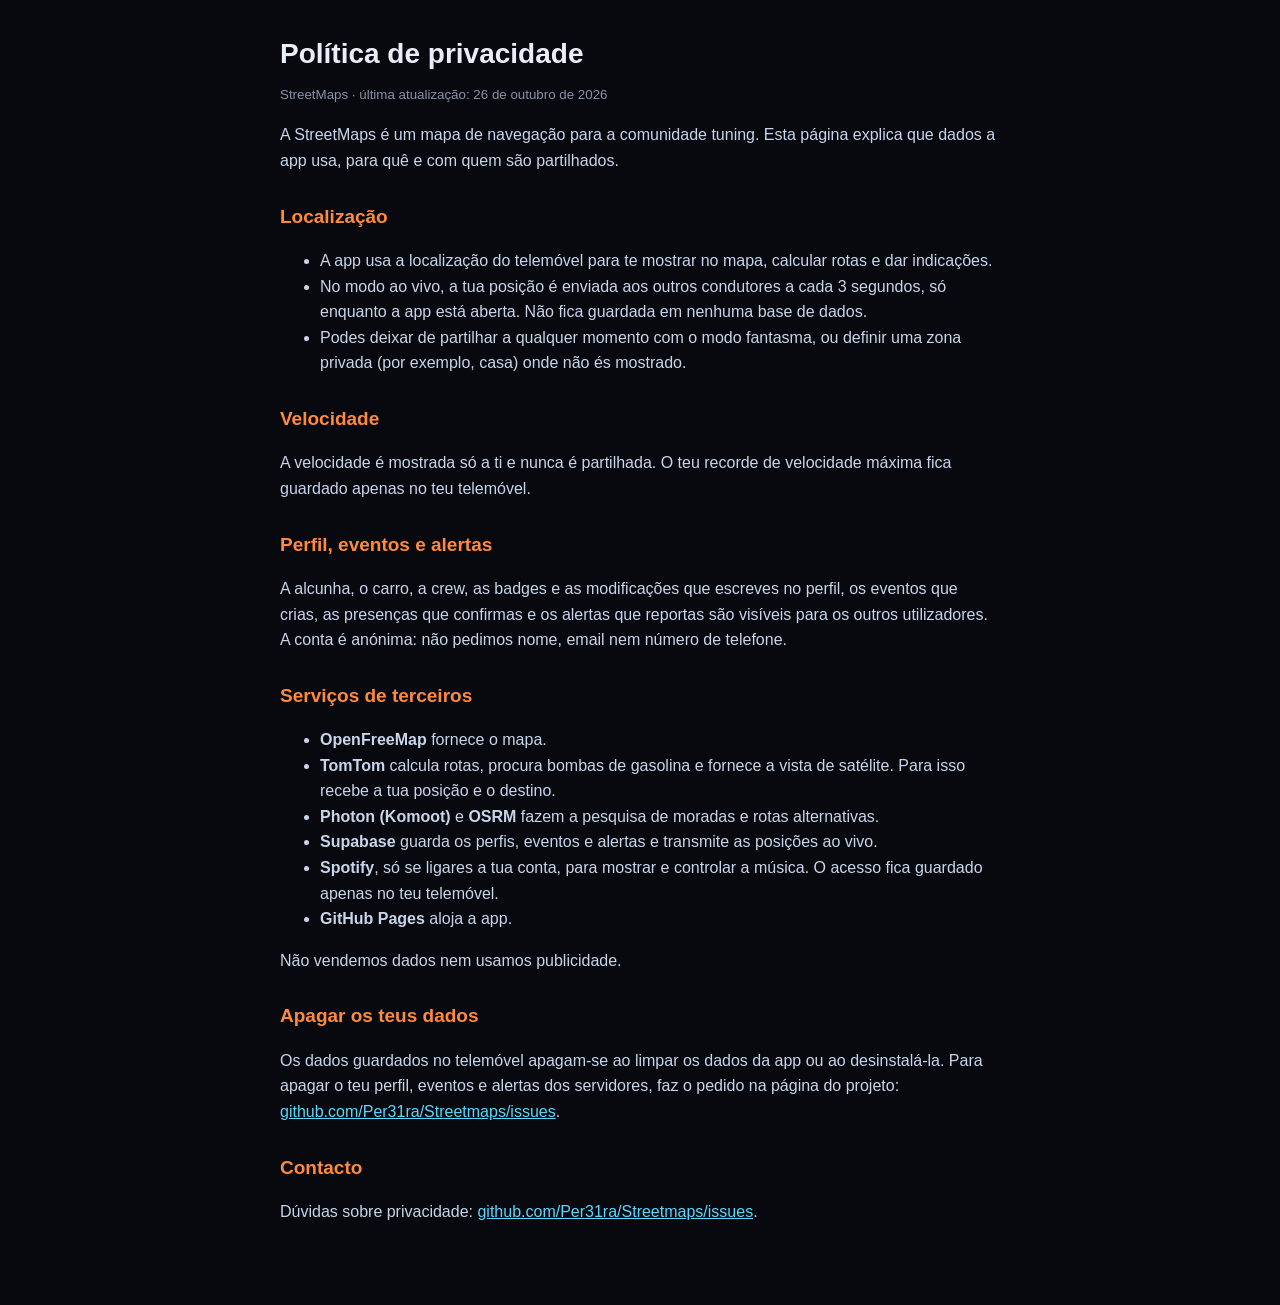
<file: privacidade.html>
<!doctype html>
<html lang="pt-PT">
<head>
<meta charset="utf-8">
<meta name="viewport" content="width=device-width,initial-scale=1">
<title>StreetMaps · Política de privacidade</title>
<link rel="icon" href="icon.svg">
<style>
  :root{color-scheme:dark}
  body{margin:0;background:#07090f;color:#e9eef8;font:16px/1.6 -apple-system,BlinkMacSystemFont,"Segoe UI",Roboto,Arial,sans-serif}
  main{max-width:720px;margin:0 auto;padding:32px 16px 64px}
  h1{font-size:28px;margin:0 0 4px}
  h2{font-size:19px;margin:28px 0 6px;color:#ff8a3d}
  p,li{color:#c9d5ea}
  a{color:#5ad8ff}
  small{color:#8792a8}
</style>
</head>
<body>
<main>
<h1>Política de privacidade</h1>
<small>StreetMaps · última atualização: 26 de outubro de 2026</small>

<p>A StreetMaps é um mapa de navegação para a comunidade tuning. Esta página explica que dados a app usa, para quê e com quem são partilhados.</p>

<h2>Localização</h2>
<ul>
  <li>A app usa a localização do telemóvel para te mostrar no mapa, calcular rotas e dar indicações.</li>
  <li>No modo ao vivo, a tua posição é enviada aos outros condutores a cada 3 segundos, só enquanto a app está aberta. Não fica guardada em nenhuma base de dados.</li>
  <li>Podes deixar de partilhar a qualquer momento com o modo fantasma, ou definir uma zona privada (por exemplo, casa) onde não és mostrado.</li>
</ul>

<h2>Velocidade</h2>
<p>A velocidade é mostrada só a ti e nunca é partilhada. O teu recorde de velocidade máxima fica guardado apenas no teu telemóvel.</p>

<h2>Perfil, eventos e alertas</h2>
<p>A alcunha, o carro, a crew, as badges e as modificações que escreves no perfil, os eventos que crias, as presenças que confirmas e os alertas que reportas são visíveis para os outros utilizadores. A conta é anónima: não pedimos nome, email nem número de telefone.</p>

<h2>Serviços de terceiros</h2>
<ul>
  <li><b>OpenFreeMap</b> fornece o mapa.</li>
  <li><b>TomTom</b> calcula rotas, procura bombas de gasolina e fornece a vista de satélite. Para isso recebe a tua posição e o destino.</li>
  <li><b>Photon (Komoot)</b> e <b>OSRM</b> fazem a pesquisa de moradas e rotas alternativas.</li>
  <li><b>Supabase</b> guarda os perfis, eventos e alertas e transmite as posições ao vivo.</li>
  <li><b>Spotify</b>, só se ligares a tua conta, para mostrar e controlar a música. O acesso fica guardado apenas no teu telemóvel.</li>
  <li><b>GitHub Pages</b> aloja a app.</li>
</ul>
<p>Não vendemos dados nem usamos publicidade.</p>

<h2>Apagar os teus dados</h2>
<p>Os dados guardados no telemóvel apagam-se ao limpar os dados da app ou ao desinstalá-la. Para apagar o teu perfil, eventos e alertas dos servidores, faz o pedido na página do projeto: <a href="https://github.com/Per31ra/Streetmaps/issues">github.com/Per31ra/Streetmaps/issues</a>.</p>

<h2>Contacto</h2>
<p>Dúvidas sobre privacidade: <a href="https://github.com/Per31ra/Streetmaps/issues">github.com/Per31ra/Streetmaps/issues</a>.</p>
</main>
</body>
</html>
</file>
